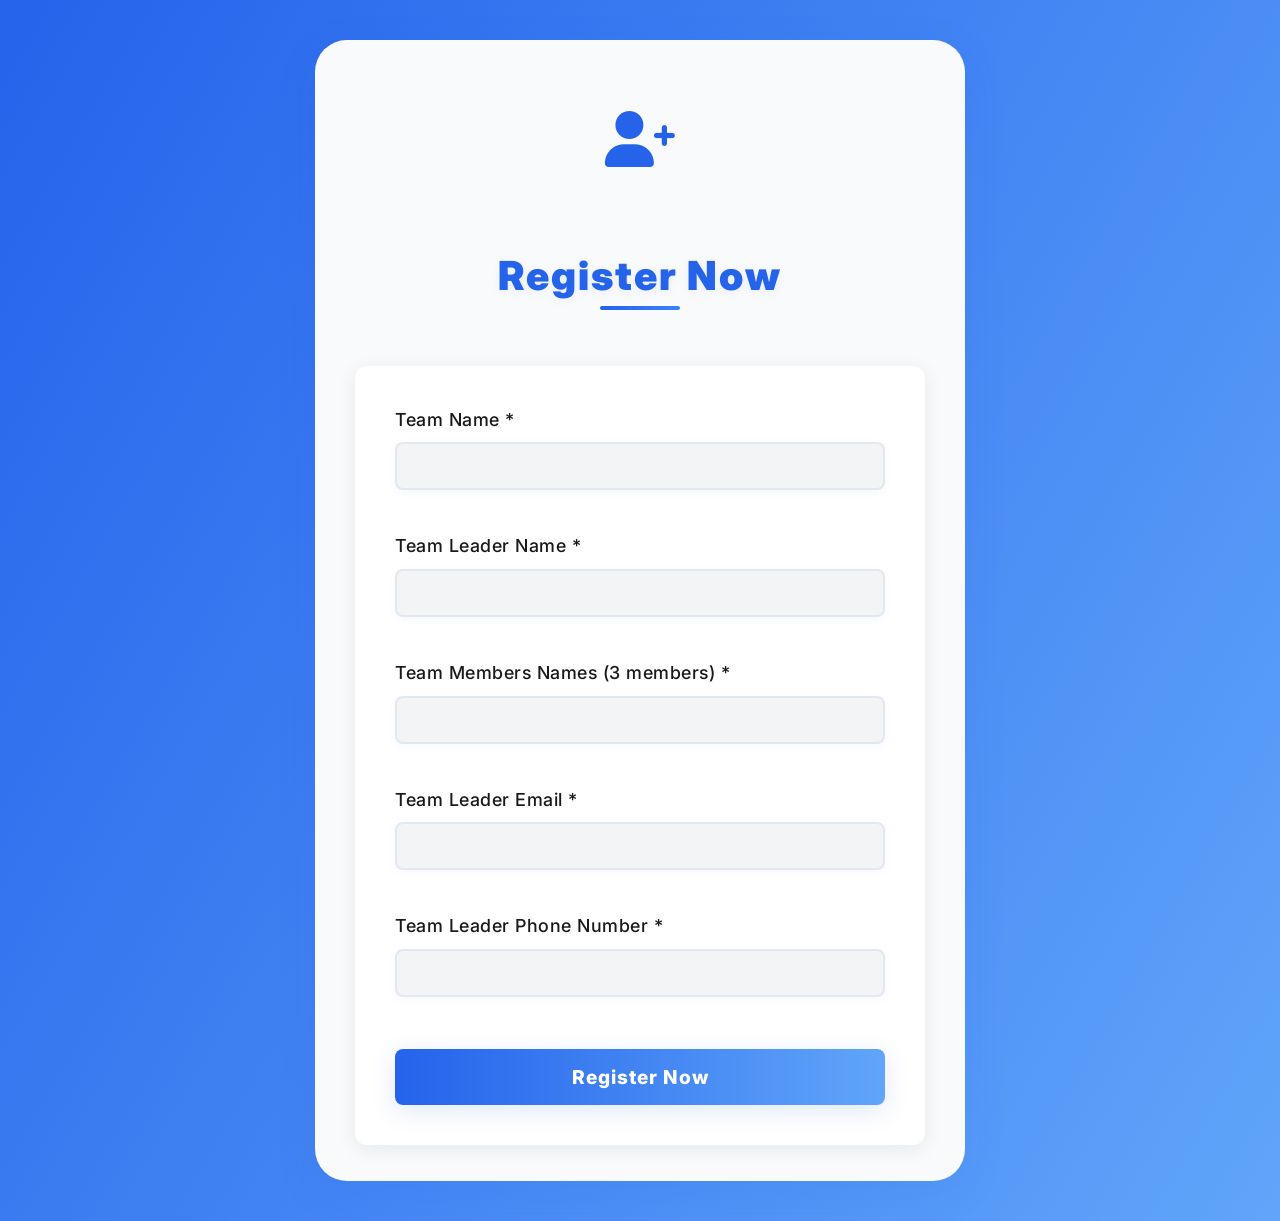
<file: registration.html>
<!DOCTYPE html>
<html lang="en">
<head>
    <meta charset="UTF-8">
    <meta name="viewport" content="width=device-width, initial-scale=1.0">
    <title>CodeStrome Hackathon 2024 - Registration Form</title>
    <link rel="stylesheet" href="styles.css">
    <link href="https://fonts.googleapis.com/css2?family=Inter:wght@300;400;500;600;700&display=swap" rel="stylesheet">
    <link rel="stylesheet" href="https://cdnjs.cloudflare.com/ajax/libs/font-awesome/6.0.0/css/all.min.css">
    <style>
        body {
            background: linear-gradient(135deg, #e0e7ff 0%, #f8fafc 100%);
            font-family: 'Inter', sans-serif;
            margin: 0;
            padding: 0;
        }
        .registration-wrapper {
            min-height: 100vh;
            display: flex;
            align-items: center;
            justify-content: center;
            background: linear-gradient(120deg, #2563eb 0%, #60a5fa 100%);
            animation: fadeIn 1s;
        }
        @keyframes fadeIn {
            from { opacity: 0; }
            to { opacity: 1; }
        }
        .registration-container {
            background: #f9fafb;
            border-radius: 32px;
            box-shadow: 0 12px 40px rgba(37,99,235,0.12);
            padding: 56px 40px 36px 40px;
            max-width: 650px;
            width: 100%;
            margin: 40px auto;
            display: flex;
            flex-direction: column;
            align-items: center;
            animation: popIn 0.7s;
        }
        @keyframes popIn {
            0% { transform: scale(0.95); opacity: 0; }
            80% { transform: scale(1.05); opacity: 1; }
            100% { transform: scale(1); opacity: 1; }
        }
        .form-icon {
            text-align: center;
            font-size: 3.5rem;
            color: #2563eb;
            margin-bottom: 18px;
            animation: bounce 1.2s infinite alternate;
        }
        @keyframes bounce {
            0% { transform: translateY(0); }
            100% { transform: translateY(-10px); }
        }
        .section-title {
            font-family: 'Inter', 'Segoe UI', Arial, sans-serif;
            font-size: 2.5rem;
            font-weight: 900;
            color: #2563eb;
            margin-bottom: 18px;
            text-align: center;
            letter-spacing: 2px;
            text-shadow: 0 2px 8px rgba(37,99,235,0.08);
        }
        .registration-form {
            width: 100%;
            display: flex;
            flex-direction: column;
            gap: 18px;
        }
        .form-group {
            display: flex;
            flex-direction: column;
        }
        label {
            font-family: 'Inter', sans-serif;
            font-weight: 700;
            color: #2563eb;
            margin-bottom: 6px;
            font-size: 1.12rem;
            letter-spacing: 0.5px;
        }
        input, select, textarea {
            font-family: 'Inter', 'Segoe UI', Arial, sans-serif;
            font-size: 1.08rem;
            font-weight: 500;
            color: #1e293b;
            background: #f3f4f6;
            padding: 14px;
            border-radius: 8px;
            border: 1.5px solid #cbd5e1;
            transition: border-color 0.2s, box-shadow 0.2s;
            box-shadow: 0 2px 8px rgba(37,99,235,0.05);
        }
        input:focus, select:focus, textarea:focus {
            border-color: #2563eb;
            outline: none;
            box-shadow: 0 4px 16px rgba(37,99,235,0.10);
            background: #fff;
            color: #2563eb;
        }
        .btn-primary {
            font-family: 'Inter', 'Segoe UI', Arial, sans-serif;
            font-size: 1.2rem;
            font-weight: 800;
            letter-spacing: 1px;
            background: linear-gradient(90deg, #2563eb 0%, #60a5fa 100%);
            color: #fff;
            border: none;
            border-radius: 8px;
            padding: 16px;
            cursor: pointer;
            box-shadow: 0 6px 24px rgba(37,99,235,0.15);
            transition: transform 0.2s, box-shadow 0.2s;
            margin-top: 10px;
        }
        .btn-primary:hover {
            transform: translateY(-2px) scale(1.04);
            box-shadow: 0 12px 40px rgba(37,99,235,0.22);
            background: linear-gradient(90deg, #60a5fa 0%, #2563eb 100%);
        }
        @media (max-width: 600px) {
            .registration-container {
                padding: 18px 6px 16px 6px;
                border-radius: 18px;
                max-width: 98vw;
            }
            .section-title {
                font-size: 1.5rem;
            }
            .form-icon {
                font-size: 2.2rem;
            }
        }
    </style>
</head>
<body>
    <div class="registration-wrapper">
        <div class="registration-container">
            <div class="form-icon">
                <i class="fas fa-user-plus"></i>
            </div>
            <h2 class="section-title">Register Now</h2>
            <form class="registration-form" id="registrationForm">
                <div class="form-group">
                    <label for="teamName">Team Name *</label>
                    <input type="text" id="teamName" name="teamName" required>
                </div>
                <div class="form-group">
                    <label for="teamLeader">Team Leader Name *</label>
                    <input type="text" id="teamLeader" name="teamLeader" required>
                </div>
                <div class="form-group">
                    <label for="teamMembers">Team Members Names (3 members) *</label>
                    <input type="text" id="teamMembers" name="teamMembers" required>
                </div>
                <div class="form-group">
                    <label for="leaderEmail">Team Leader Email *</label>
                    <input type="email" id="leaderEmail" name="leaderEmail" required>
                </div>
                <div class="form-group">
                    <label for="leaderPhone">Team Leader Phone Number *</label>
                    <input type="tel" id="leaderPhone" name="leaderPhone" required>
                </div>
                <button type="submit" class="btn-primary">Register Now</button>
            </form>
            <div id="formMessage" style="display:none;margin-top:18px;font-size:1.1rem;color:#2563eb;font-weight:600;text-align:center;"></div>
        </div>
    </div>
    <script>
document.getElementById('registrationForm').addEventListener('submit', function(e) {
    e.preventDefault();
    document.getElementById('formMessage').textContent = 'Thank you for registering! Your response has been recorded.';
    document.getElementById('formMessage').style.display = 'block';
    this.reset();
});
</script>
</body>
</html>
</file>
<file: styles.css>
/* Reset and Base Styles */
* {
    margin: 0;
    padding: 0;
    box-sizing: border-box;
}

html {
    scroll-behavior: smooth;
}

body {
    font-family: 'Inter', -apple-system, BlinkMacSystemFont, 'Segoe UI', Roboto, sans-serif;
    line-height: 1.6;
    color: #333;
    background-color: #ffffff;
}

.container {
    max-width: 1200px;
    margin: 0 auto;
    padding: 0 20px;
}

/* Typography */
h1, h2, h3, h4, h5, h6 {
    font-weight: 600;
    line-height: 1.2;
    margin-bottom: 1rem;
}

.section-title {
    font-size: 2.5rem;
    text-align: center;
    margin-bottom: 3rem;
    color: #1a1a1a;
    position: relative;
}

.section-title::after {
    content: '';
    position: absolute;
    bottom: -10px;
    left: 50%;
    transform: translateX(-50%);
    width: 80px;
    height: 4px;
    background: linear-gradient(90deg, #2563eb, #3b82f6);
    border-radius: 2px;
}

/* Buttons */
.btn {
    display: inline-block;
    padding: 12px 30px;
    text-decoration: none;
    border-radius: 8px;
    font-weight: 500;
    text-align: center;
    transition: all 0.3s ease;
    border: none;
    cursor: pointer;
    font-size: 1rem;
}

.btn-primary {
    background: linear-gradient(135deg, #2563eb, #3b82f6);
    color: white;
    box-shadow: 0 4px 15px rgba(37, 99, 235, 0.3);
}

.btn-primary:hover {
    transform: translateY(-2px);
    box-shadow: 0 8px 25px rgba(37, 99, 235, 0.4);
}

.btn-secondary {
    background: transparent;
    color: #2563eb;
    border: 2px solid #2563eb;
}

.btn-secondary:hover {
    background: #2563eb;
    color: white;
    transform: translateY(-2px);
}

.btn-full {
    width: 100%;
    padding: 15px;
    font-size: 1.1rem;
}

/* Navigation */
.navbar {
    position: fixed;
    top: 0;
    width: 100%;
    background: rgba(255, 255, 255, 0.95);
    backdrop-filter: blur(10px);
    z-index: 1000;
    padding: 1rem 0;
    transition: all 0.3s ease;
    box-shadow: 0 2px 20px rgba(0, 0, 0, 0.1);
}

.nav-container {
    max-width: 1200px;
    margin: 0 auto;
    padding: 0 20px;
    display: flex;
    justify-content: space-between;
    align-items: center;
}

.nav-logo {
    display: flex;
    align-items: center;
    font-size: 1.5rem;
    font-weight: 700;
    color: #2563eb;
}

.nav-logo i {
    margin-right: 10px;
    font-size: 2rem;
}

.nav-menu {
    display: flex;
    list-style: none;
    gap: 2rem;
}

.nav-link {
    text-decoration: none;
    color: #333;
    font-weight: 500;
    transition: color 0.3s ease;
    position: relative;
}

.nav-link:hover {
    color: #2563eb;
}

.nav-link::after {
    content: '';
    position: absolute;
    bottom: -5px;
    left: 0;
    width: 0;
    height: 2px;
    background: #2563eb;
    transition: width 0.3s ease;
}

.nav-link:hover::after {
    width: 100%;
}

.hamburger {
    display: none;
    flex-direction: column;
    cursor: pointer;
}

.bar {
    width: 25px;
    height: 3px;
    background: #333;
    margin: 3px 0;
    transition: 0.3s;
}

/* Hero Section */
.hero {
    padding: 120px 0 80px;
    background: linear-gradient(135deg, #f8fafc 0%, #e2e8f0 100%);
    min-height: 100vh;
    display: flex;
    align-items: center;
}

.hero-container {
    max-width: 1200px;
    margin: 0 auto;
    padding: 0 20px;
    display: grid;
    grid-template-columns: 1fr 1fr;
    gap: 4rem;
    align-items: center;
}

.hero-title {
    font-size: 3.5rem;
    color: #1a1a1a;
    margin-bottom: 1rem;
    background: linear-gradient(135deg, #1e293b, #2563eb);
    -webkit-background-clip: text;
    -webkit-text-fill-color: transparent;
    background-clip: text;
}

.hero-subtitle {
    font-size: 1.5rem;
    color: #64748b;
    margin-bottom: 1.5rem;
    font-weight: 500;
}

.hero-description {
    font-size: 1.1rem;
    color: #64748b;
    margin-bottom: 2rem;
    line-height: 1.7;
}

.hero-buttons {
    display: flex;
    gap: 1rem;
    flex-wrap: wrap;
}

.hero-image {
    display: flex;
    justify-content: center;
    align-items: center;
}

.hero-graphic {
    width: 300px;
    height: 300px;
    background: linear-gradient(135deg, #2563eb, #3b82f6);
    border-radius: 50%;
    display: flex;
    align-items: center;
    justify-content: center;
    box-shadow: 0 20px 40px rgba(37, 99, 235, 0.3);
    animation: float 6s ease-in-out infinite;
}

.hero-graphic i {
    font-size: 8rem;
    color: white;
}

@keyframes float {
    0%, 100% { transform: translateY(0px); }
    50% { transform: translateY(-20px); }
}

/* About Section */
.about {
    padding: 80px 0;
    background: #ffffff;
}

.about-grid {
    display: grid;
    grid-template-columns: repeat(auto-fit, minmax(250px, 1fr));
    gap: 2rem;
    margin-top: 3rem;
}

.about-card {
    background: #ffffff;
    padding: 2rem;
    border-radius: 12px;
    text-align: center;
    box-shadow: 0 4px 20px rgba(0, 0, 0, 0.08);
    transition: transform 0.3s ease, box-shadow 0.3s ease;
    border: 1px solid #e2e8f0;
}
.restriction-card {
    background: linear-gradient(90deg,#e0f2fe 0%,#bae6fd 100%);
    border: 2px solid #2563eb;
    margin-top: 0.5rem;
}
.restriction-icon {
    background: linear-gradient(135deg, #2563eb, #3b82f6);
}
.restriction-icon i {
    color: #fff;
}
.restriction-title {
    color: #2563eb;
    margin-bottom: 1rem;
}
.restriction-list {
    color: #2563eb;
    font-size: 1.08rem;
    padding-left: 18px;
    text-align: left;
    margin: 0 auto;
    max-width: 350px;
}

.about-card:hover {
    transform: translateY(-5px);
    box-shadow: 0 8px 30px rgba(0, 0, 0, 0.12);
}

.card-icon {
    width: 80px;
    height: 80px;
    background: linear-gradient(135deg, #2563eb, #3b82f6);
    border-radius: 50%;
    display: flex;
    align-items: center;
    justify-content: center;
    margin: 0 auto 1.5rem;
}

.card-icon i {
    font-size: 2rem;
    color: white;
}

.about-card h3 {
    color: #1a1a1a;
    margin-bottom: 1rem;
}

.about-card p {
    color: #64748b;
    line-height: 1.6;
}

/* Registration Section */
.registration {
    padding: 80px 0;
    background: linear-gradient(135deg, #f1f5f9 0%, #e2e8f0 100%);
}

.registration-container {
    display: grid;
    grid-template-columns: 1fr 2fr;
    gap: 3rem;
    margin-top: 3rem;
}

.registration-info {
    background: #ffffff;
    padding: 2rem;
    border-radius: 12px;
    box-shadow: 0 4px 20px rgba(0, 0, 0, 0.08);
    height: fit-content;
}

.registration-info h3 {
    color: #1a1a1a;
    margin-bottom: 1.5rem;
    font-size: 1.5rem;
}

.registration-info ul {
    list-style: none;
}

.registration-info li {
    padding: 0.5rem 0;
    color: #64748b;
    display: flex;
    align-items: center;
}

.registration-info li i {
    color: #10b981;
    margin-right: 0.75rem;
    font-size: 1.1rem;
}

.registration-form {
    background: #ffffff;
    padding: 2.5rem;
    border-radius: 12px;
    box-shadow: 0 4px 20px rgba(0, 0, 0, 0.08);
}

.form-group {
    margin-bottom: 1.5rem;
}

.form-group label {
    display: block;
    margin-bottom: 0.5rem;
    font-weight: 500;
    color: #1a1a1a;
}

.form-group input,
.form-group select,
.form-group textarea {
    width: 100%;
    padding: 12px 16px;
    border: 2px solid #e2e8f0;
    border-radius: 8px;
    font-size: 1rem;
    transition: border-color 0.3s ease;
    font-family: inherit;
}

.form-group input:focus,
.form-group select:focus,
.form-group textarea:focus {
    outline: none;
    border-color: #2563eb;
    box-shadow: 0 0 0 3px rgba(37, 99, 235, 0.1);
}

.form-group textarea {
    resize: vertical;
    min-height: 100px;
}

/* Contact Section */
.contact {
    padding: 80px 0;
    background: #ffffff;
}

.contact-grid {
    display: grid;
    grid-template-columns: 1fr 1fr;
    gap: 3rem;
    margin-top: 3rem;
}

.contact-info {
    display: flex;
    flex-direction: column;
    gap: 2rem;
}

.contact-item {
    display: flex;
    align-items: flex-start;
    gap: 1rem;
}

.contact-item i {
    width: 50px;
    height: 50px;
    background: linear-gradient(135deg, #2563eb, #3b82f6);
    border-radius: 50%;
    display: flex;
    align-items: center;
    justify-content: center;
    color: white;
    font-size: 1.2rem;
    flex-shrink: 0;
}

.contact-item h4 {
    color: #1a1a1a;
    margin-bottom: 0.5rem;
}

.contact-item p {
    color: #64748b;
    line-height: 1.6;
}

.contact-form {
    background: #f8fafc;
    padding: 2rem;
    border-radius: 12px;
    border: 1px solid #e2e8f0;
}

/* Footer */
.footer {
    background: #1e293b;
    color: #ffffff;
    padding: 60px 0 20px;
}

.footer-content {
    display: grid;
    grid-template-columns: repeat(auto-fit, minmax(250px, 1fr));
    gap: 2rem;
    margin-bottom: 2rem;
}

.footer-section h4 {
    color: #ffffff;
    margin-bottom: 1rem;
    font-size: 1.2rem;
}

.footer-section p {
    color: #cbd5e1;
    line-height: 1.6;
    margin-bottom: 1rem;
}

.footer-section ul {
    list-style: none;
}

.footer-section ul li {
    margin-bottom: 0.5rem;
}

.footer-section ul li a {
    color: #cbd5e1;
    text-decoration: none;
    transition: color 0.3s ease;
}

.footer-section ul li a:hover {
    color: #3b82f6;
}

.social-links {
    display: flex;
    gap: 1rem;
    margin-top: 1rem;
}

.social-links a {
    width: 40px;
    height: 40px;
    background: #334155;
    border-radius: 50%;
    display: flex;
    align-items: center;
    justify-content: center;
    color: #ffffff;
    text-decoration: none;
    transition: all 0.3s ease;
}

.social-links a:hover {
    background: #3b82f6;
    transform: translateY(-2px);
}

.footer-bottom {
    text-align: center;
    padding-top: 2rem;
    border-top: 1px solid #334155;
    color: #cbd5e1;
}

/* Responsive Design */
@media (max-width: 768px) {
    .hamburger {
        display: flex;
    }

    .nav-menu {
        position: fixed;
        left: -100%;
        top: 70px;
        flex-direction: column;
        background-color: #ffffff;
        width: 100%;
        text-align: center;
        transition: 0.3s;
        box-shadow: 0 10px 27px rgba(0, 0, 0, 0.05);
        padding: 2rem 0;
    }

    .nav-menu.active {
        left: 0;
    }

    .hero-container {
        grid-template-columns: 1fr;
        text-align: center;
        gap: 2rem;
    }

    .hero-title {
        font-size: 2.5rem;
    }

    .hero-buttons {
        justify-content: center;
    }

    .hero-graphic {
        width: 200px;
        height: 200px;
    }

    .hero-graphic i {
        font-size: 5rem;
    }

    .section-title {
        font-size: 2rem;
    }

    .registration-container {
        grid-template-columns: 1fr;
        gap: 2rem;
    }

    .contact-grid {
        grid-template-columns: 1fr;
        gap: 2rem;
    }

    .about-grid {
        grid-template-columns: 1fr;
    }
    .restriction-card {
        padding: 1.2rem;
    }
    .restriction-title {
        font-size: 1.1rem;
    }
    .restriction-list {
        font-size: 0.98rem;
        max-width: 100%;
        padding-left: 10px;
    }

    .footer-content {
        grid-template-columns: 1fr;
        text-align: center;
    }
}

@media (max-width: 480px) {
    .container {
        padding: 0 15px;
    }

    .hero {
        padding: 100px 0 60px;
    }

    .hero-title {
        font-size: 2rem;
    }

    .hero-subtitle {
        font-size: 1.2rem;
    }

    .btn {
        padding: 10px 20px;
        font-size: 0.9rem;
    }

    .registration-form {
        padding: 1.5rem;
    }

    .about-card {
        padding: 1.5rem;
    }
    .restriction-card {
        padding: 1rem;
    }
    .restriction-title {
        font-size: 1rem;
    }
    .restriction-list {
        font-size: 0.92rem;
        padding-left: 6px;
    }
}

/* Smooth scrolling for anchor links */
html {
    scroll-behavior: smooth;
}

/* Focus styles for accessibility */
button:focus,
input:focus,
select:focus,
textarea:focus {
    outline: 2px solid #2563eb;
    outline-offset: 2px;
}

/* Loading animation for forms */
.form-loading {
    opacity: 0.7;
    pointer-events: none;
}

/* Success message styles */
.success-message {
    background: #10b981;
    color: white;
    padding: 1rem;
    border-radius: 8px;
    margin-top: 1rem;
    text-align: center;
}

/* Error message styles */
.error-message {
    background: #ef4444;
    color: white;
    padding: 1rem;
    border-radius: 8px;
    margin-top: 1rem;
    text-align: center;
}
</file>
<file: CodeStromm/CodeStrom/styles.css>
/* Reset and Base Styles */
* {
    margin: 0;
    padding: 0;
    box-sizing: border-box;
}

html {
    scroll-behavior: smooth;
}

body {
    font-family: 'Inter', -apple-system, BlinkMacSystemFont, 'Segoe UI', Roboto, sans-serif;
    line-height: 1.6;
    color: #333;
    background-color: #ffffff;
}

.container {
    max-width: 1200px;
    margin: 0 auto;
    padding: 0 20px;
}

/* Typography */
h1, h2, h3, h4, h5, h6 {
    font-weight: 600;
    line-height: 1.2;
    margin-bottom: 1rem;
}

.section-title {
    font-size: 2.5rem;
    text-align: center;
    margin-bottom: 3rem;
    color: #1a1a1a;
    position: relative;
}

.section-title::after {
    content: '';
    position: absolute;
    bottom: -10px;
    left: 50%;
    transform: translateX(-50%);
    width: 80px;
    height: 4px;
    background: linear-gradient(90deg, #2563eb, #3b82f6);
    border-radius: 2px;
}

/* Buttons */
.btn {
    display: inline-block;
    padding: 12px 30px;
    text-decoration: none;
    border-radius: 8px;
    font-weight: 500;
    text-align: center;
    transition: all 0.3s ease;
    border: none;
    cursor: pointer;
    font-size: 1rem;
}

.btn-primary {
    background: linear-gradient(135deg, #2563eb, #3b82f6);
    color: white;
    box-shadow: 0 4px 15px rgba(37, 99, 235, 0.3);
}

.btn-primary:hover {
    transform: translateY(-2px);
    box-shadow: 0 8px 25px rgba(37, 99, 235, 0.4);
}

.btn-secondary {
    background: transparent;
    color: #2563eb;
    border: 2px solid #2563eb;
}

.btn-secondary:hover {
    background: #2563eb;
    color: white;
    transform: translateY(-2px);
}

.btn-full {
    width: 100%;
    padding: 15px;
    font-size: 1.1rem;
}

/* Navigation */
.navbar {
    position: fixed;
    top: 0;
    width: 100%;
    background: rgba(255, 255, 255, 0.95);
    backdrop-filter: blur(10px);
    z-index: 1000;
    padding: 1rem 0;
    transition: all 0.3s ease;
    box-shadow: 0 2px 20px rgba(0, 0, 0, 0.1);
}

.nav-container {
    max-width: 1200px;
    margin: 0 auto;
    padding: 0 20px;
    display: flex;
    justify-content: space-between;
    align-items: center;
}

.nav-logo {
    display: flex;
    align-items: center;
    font-size: 1.5rem;
    font-weight: 700;
    color: #2563eb;
}

.nav-logo i {
    margin-right: 10px;
    font-size: 2rem;
}

.nav-menu {
    display: flex;
    list-style: none;
    gap: 2rem;
}

.nav-link {
    text-decoration: none;
    color: #333;
    font-weight: 500;
    transition: color 0.3s ease;
    position: relative;
}

.nav-link:hover {
    color: #2563eb;
}

.nav-link::after {
    content: '';
    position: absolute;
    bottom: -5px;
    left: 0;
    width: 0;
    height: 2px;
    background: #2563eb;
    transition: width 0.3s ease;
}

.nav-link:hover::after {
    width: 100%;
}

.hamburger {
    display: none;
    flex-direction: column;
    cursor: pointer;
}

.bar {
    width: 25px;
    height: 3px;
    background: #333;
    margin: 3px 0;
    transition: 0.3s;
}

/* Hero Section */
.hero {
    padding: 120px 0 80px;
    background: linear-gradient(135deg, #f8fafc 0%, #e2e8f0 100%);
    min-height: 100vh;
    display: flex;
    align-items: center;
}

.hero-container {
    max-width: 1200px;
    margin: 0 auto;
    padding: 0 20px;
    display: grid;
    grid-template-columns: 1fr 1fr;
    gap: 4rem;
    align-items: center;
}

.hero-title {
    font-size: 3.5rem;
    color: #1a1a1a;
    margin-bottom: 1rem;
    background: linear-gradient(135deg, #1e293b, #2563eb);
    -webkit-background-clip: text;
    -webkit-text-fill-color: transparent;
    background-clip: text;
}

.hero-subtitle {
    font-size: 1.5rem;
    color: #64748b;
    margin-bottom: 1.5rem;
    font-weight: 500;
}

.hero-description {
    font-size: 1.1rem;
    color: #64748b;
    margin-bottom: 2rem;
    line-height: 1.7;
}

.hero-buttons {
    display: flex;
    gap: 1rem;
    flex-wrap: wrap;
}

.hero-image {
    display: flex;
    justify-content: center;
    align-items: center;
}

.hero-graphic {
    width: 300px;
    height: 300px;
    background: linear-gradient(135deg, #2563eb, #3b82f6);
    border-radius: 50%;
    display: flex;
    align-items: center;
    justify-content: center;
    box-shadow: 0 20px 40px rgba(37, 99, 235, 0.3);
    animation: float 6s ease-in-out infinite;
}

.hero-graphic i {
    font-size: 8rem;
    color: white;
}

@keyframes float {
    0%, 100% { transform: translateY(0px); }
    50% { transform: translateY(-20px); }
}

/* About Section */
.about {
    padding: 80px 0;
    background: #ffffff;
}

.about-grid {
    display: grid;
    grid-template-columns: repeat(auto-fit, minmax(250px, 1fr));
    gap: 2rem;
    margin-top: 3rem;
}

.about-card {
    background: #ffffff;
    padding: 2rem;
    border-radius: 12px;
    text-align: center;
    box-shadow: 0 4px 20px rgba(0, 0, 0, 0.08);
    transition: transform 0.3s ease, box-shadow 0.3s ease;
    border: 1px solid #e2e8f0;
}
.restriction-card {
    background: linear-gradient(90deg,#e0f2fe 0%,#bae6fd 100%);
    border: 2px solid #2563eb;
    margin-top: 0.5rem;
}
.restriction-icon {
    background: linear-gradient(135deg, #2563eb, #3b82f6);
}
.restriction-icon i {
    color: #fff;
}
.restriction-title {
    color: #2563eb;
    margin-bottom: 1rem;
}
.restriction-list {
    color: #2563eb;
    font-size: 1.08rem;
    padding-left: 18px;
    text-align: left;
    margin: 0 auto;
    max-width: 350px;
}

.about-card:hover {
    transform: translateY(-5px);
    box-shadow: 0 8px 30px rgba(0, 0, 0, 0.12);
}

.card-icon {
    width: 80px;
    height: 80px;
    background: linear-gradient(135deg, #2563eb, #3b82f6);
    border-radius: 50%;
    display: flex;
    align-items: center;
    justify-content: center;
    margin: 0 auto 1.5rem;
}

.card-icon i {
    font-size: 2rem;
    color: white;
}

.about-card h3 {
    color: #1a1a1a;
    margin-bottom: 1rem;
}

.about-card p {
    color: #64748b;
    line-height: 1.6;
}

/* Registration Section */
.registration {
    padding: 80px 0;
    background: linear-gradient(135deg, #f1f5f9 0%, #e2e8f0 100%);
}

.registration-container {
    display: grid;
    grid-template-columns: 1fr 2fr;
    gap: 3rem;
    margin-top: 3rem;
}

.registration-info {
    background: #ffffff;
    padding: 2rem;
    border-radius: 12px;
    box-shadow: 0 4px 20px rgba(0, 0, 0, 0.08);
    height: fit-content;
}

.registration-info h3 {
    color: #1a1a1a;
    margin-bottom: 1.5rem;
    font-size: 1.5rem;
}

.registration-info ul {
    list-style: none;
}

.registration-info li {
    padding: 0.5rem 0;
    color: #64748b;
    display: flex;
    align-items: center;
}

.registration-info li i {
    color: #10b981;
    margin-right: 0.75rem;
    font-size: 1.1rem;
}

.registration-form {
    background: #ffffff;
    padding: 2.5rem;
    border-radius: 12px;
    box-shadow: 0 4px 20px rgba(0, 0, 0, 0.08);
}

.form-group {
    margin-bottom: 1.5rem;
}

.form-group label {
    display: block;
    margin-bottom: 0.5rem;
    font-weight: 500;
    color: #1a1a1a;
}

.form-group input,
.form-group select,
.form-group textarea {
    width: 100%;
    padding: 12px 16px;
    border: 2px solid #e2e8f0;
    border-radius: 8px;
    font-size: 1rem;
    transition: border-color 0.3s ease;
    font-family: inherit;
}

.form-group input:focus,
.form-group select:focus,
.form-group textarea:focus {
    outline: none;
    border-color: #2563eb;
    box-shadow: 0 0 0 3px rgba(37, 99, 235, 0.1);
}

.form-group textarea {
    resize: vertical;
    min-height: 100px;
}

/* Contact Section */
.contact {
    padding: 80px 0;
    background: #ffffff;
}

.contact-grid {
    display: grid;
    grid-template-columns: 1fr 1fr;
    gap: 3rem;
    margin-top: 3rem;
}

.contact-info {
    display: flex;
    flex-direction: column;
    gap: 2rem;
}

.contact-item {
    display: flex;
    align-items: flex-start;
    gap: 1rem;
}

.contact-item i {
    width: 50px;
    height: 50px;
    background: linear-gradient(135deg, #2563eb, #3b82f6);
    border-radius: 50%;
    display: flex;
    align-items: center;
    justify-content: center;
    color: white;
    font-size: 1.2rem;
    flex-shrink: 0;
}

.contact-item h4 {
    color: #1a1a1a;
    margin-bottom: 0.5rem;
}

.contact-item p {
    color: #64748b;
    line-height: 1.6;
}

.contact-form {
    background: #f8fafc;
    padding: 2rem;
    border-radius: 12px;
    border: 1px solid #e2e8f0;
}

/* Footer */
.footer {
    background: #1e293b;
    color: #ffffff;
    padding: 60px 0 20px;
}

.footer-content {
    display: grid;
    grid-template-columns: repeat(auto-fit, minmax(250px, 1fr));
    gap: 2rem;
    margin-bottom: 2rem;
}

.footer-section h4 {
    color: #ffffff;
    margin-bottom: 1rem;
    font-size: 1.2rem;
}

.footer-section p {
    color: #cbd5e1;
    line-height: 1.6;
    margin-bottom: 1rem;
}

.footer-section ul {
    list-style: none;
}

.footer-section ul li {
    margin-bottom: 0.5rem;
}

.footer-section ul li a {
    color: #cbd5e1;
    text-decoration: none;
    transition: color 0.3s ease;
}

.footer-section ul li a:hover {
    color: #3b82f6;
}

.social-links {
    display: flex;
    gap: 1rem;
    margin-top: 1rem;
}

.social-links a {
    width: 40px;
    height: 40px;
    background: #334155;
    border-radius: 50%;
    display: flex;
    align-items: center;
    justify-content: center;
    color: #ffffff;
    text-decoration: none;
    transition: all 0.3s ease;
}

.social-links a:hover {
    background: #3b82f6;
    transform: translateY(-2px);
}

.footer-bottom {
    text-align: center;
    padding-top: 2rem;
    border-top: 1px solid #334155;
    color: #cbd5e1;
}

/* Responsive Design */
@media (max-width: 768px) {
    .hamburger {
        display: flex;
    }

    .nav-menu {
        position: fixed;
        left: -100%;
        top: 70px;
        flex-direction: column;
        background-color: #ffffff;
        width: 100%;
        text-align: center;
        transition: 0.3s;
        box-shadow: 0 10px 27px rgba(0, 0, 0, 0.05);
        padding: 2rem 0;
    }

    .nav-menu.active {
        left: 0;
    }

    .hero-container {
        grid-template-columns: 1fr;
        text-align: center;
        gap: 2rem;
    }

    .hero-title {
        font-size: 2.5rem;
    }

    .hero-buttons {
        justify-content: center;
    }

    .hero-graphic {
        width: 200px;
        height: 200px;
    }

    .hero-graphic i {
        font-size: 5rem;
    }

    .section-title {
        font-size: 2rem;
    }

    .registration-container {
        grid-template-columns: 1fr;
        gap: 2rem;
    }

    .contact-grid {
        grid-template-columns: 1fr;
        gap: 2rem;
    }

    .about-grid {
        grid-template-columns: 1fr;
    }
    .restriction-card {
        padding: 1.2rem;
    }
    .restriction-title {
        font-size: 1.1rem;
    }
    .restriction-list {
        font-size: 0.98rem;
        max-width: 100%;
        padding-left: 10px;
    }

    .footer-content {
        grid-template-columns: 1fr;
        text-align: center;
    }
}

@media (max-width: 480px) {
    .container {
        padding: 0 15px;
    }

    .hero {
        padding: 100px 0 60px;
    }

    .hero-title {
        font-size: 2rem;
    }

    .hero-subtitle {
        font-size: 1.2rem;
    }

    .btn {
        padding: 10px 20px;
        font-size: 0.9rem;
    }

    .registration-form {
        padding: 1.5rem;
    }

    .about-card {
        padding: 1.5rem;
    }
    .restriction-card {
        padding: 1rem;
    }
    .restriction-title {
        font-size: 1rem;
    }
    .restriction-list {
        font-size: 0.92rem;
        padding-left: 6px;
    }
}

/* Smooth scrolling for anchor links */
html {
    scroll-behavior: smooth;
}

/* Focus styles for accessibility */
button:focus,
input:focus,
select:focus,
textarea:focus {
    outline: 2px solid #2563eb;
    outline-offset: 2px;
}

/* Loading animation for forms */
.form-loading {
    opacity: 0.7;
    pointer-events: none;
}

/* Success message styles */
.success-message {
    background: #10b981;
    color: white;
    padding: 1rem;
    border-radius: 8px;
    margin-top: 1rem;
    text-align: center;
}

/* Error message styles */
.error-message {
    background: #ef4444;
    color: white;
    padding: 1rem;
    border-radius: 8px;
    margin-top: 1rem;
    text-align: center;
}
</file>
